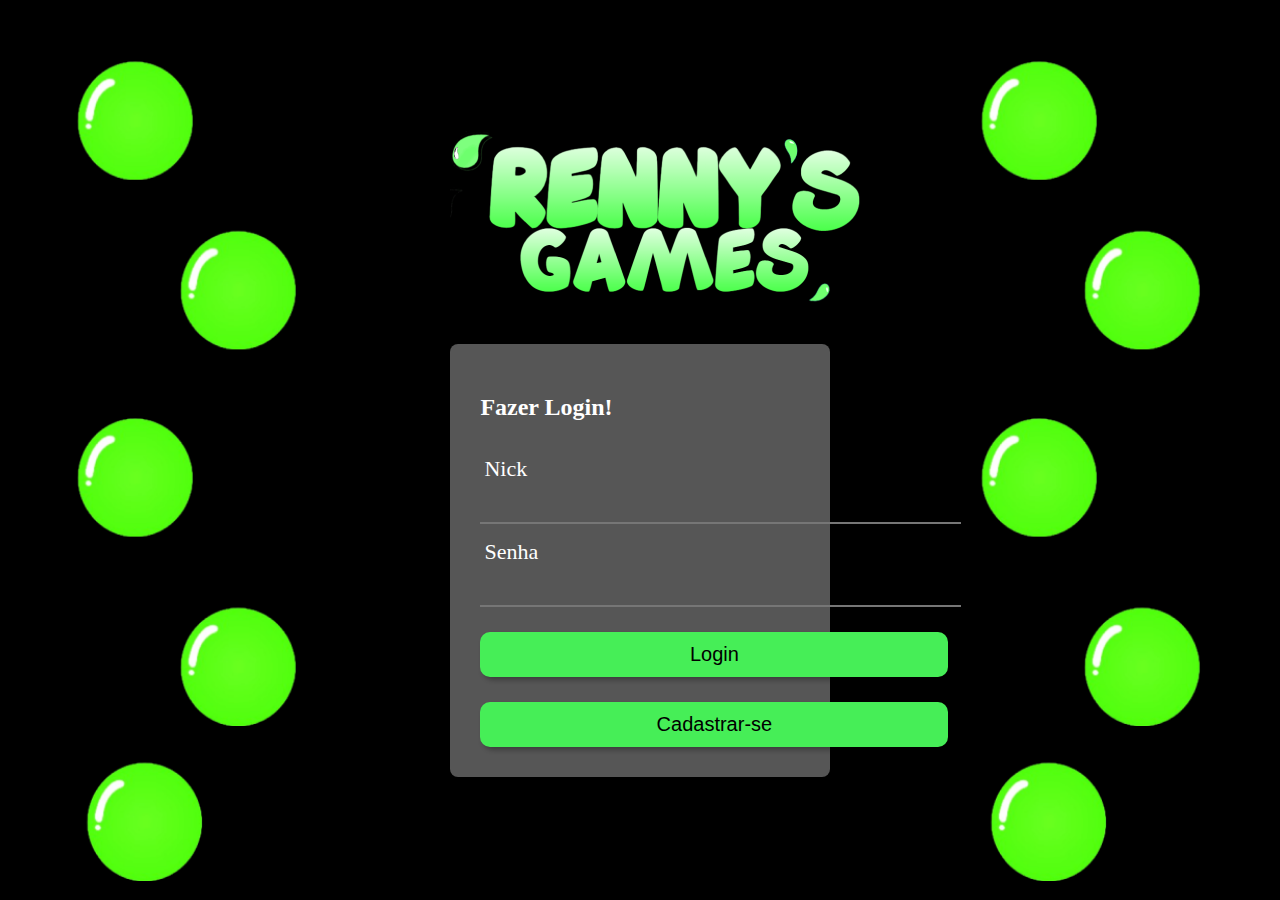
<file: index.html>
<!doctype html>
<html lang="pt-br">
  <head>
    <meta charset="UTF-8" />
    <meta name="viewport" content="width=device-width, initial-scale=1.0" />
    <link rel="stylesheet" href="css/estilos.css">
    <link rel="shortcut icon" href="img/icons8-r-60.png" type="image/x-icon">
    <title>Renny's</title>  
  </head>
  <body>
    <!-- <header>
        <button onclick="trocar()" id="modo1"><img src="img/claro.png" id="modo" onclick="mudarBackground()"></button>
    </header>-->
    <main>
    
        <img src="img/bolhas.png" class="bolhasEsqIndex">
        <div class="cadastro">
            <img src="img/logo.png" class="logo">
            <div class="campoCad">
                <form>
                    <h2 >Fazer Login!</h2>
                    <label>Nick</label>
                    <input type="text" id="nickname">
                    <label>Senha</label>
                    <input type="text" id="senhaCadastro">
                    <button class="login" type="button" onclick="EntrarCadastro()">Login</button>
                    <button class="login" type="button" onclick="redirecionarCad()">Cadastrar-se</button>
                </form>

            </div>
        </div>
        <img src="img/bolhas.png" class="bolhasDirIndex">
    </main>




    <script src="js/script.js"></script>
  </body>
</html>
</file>
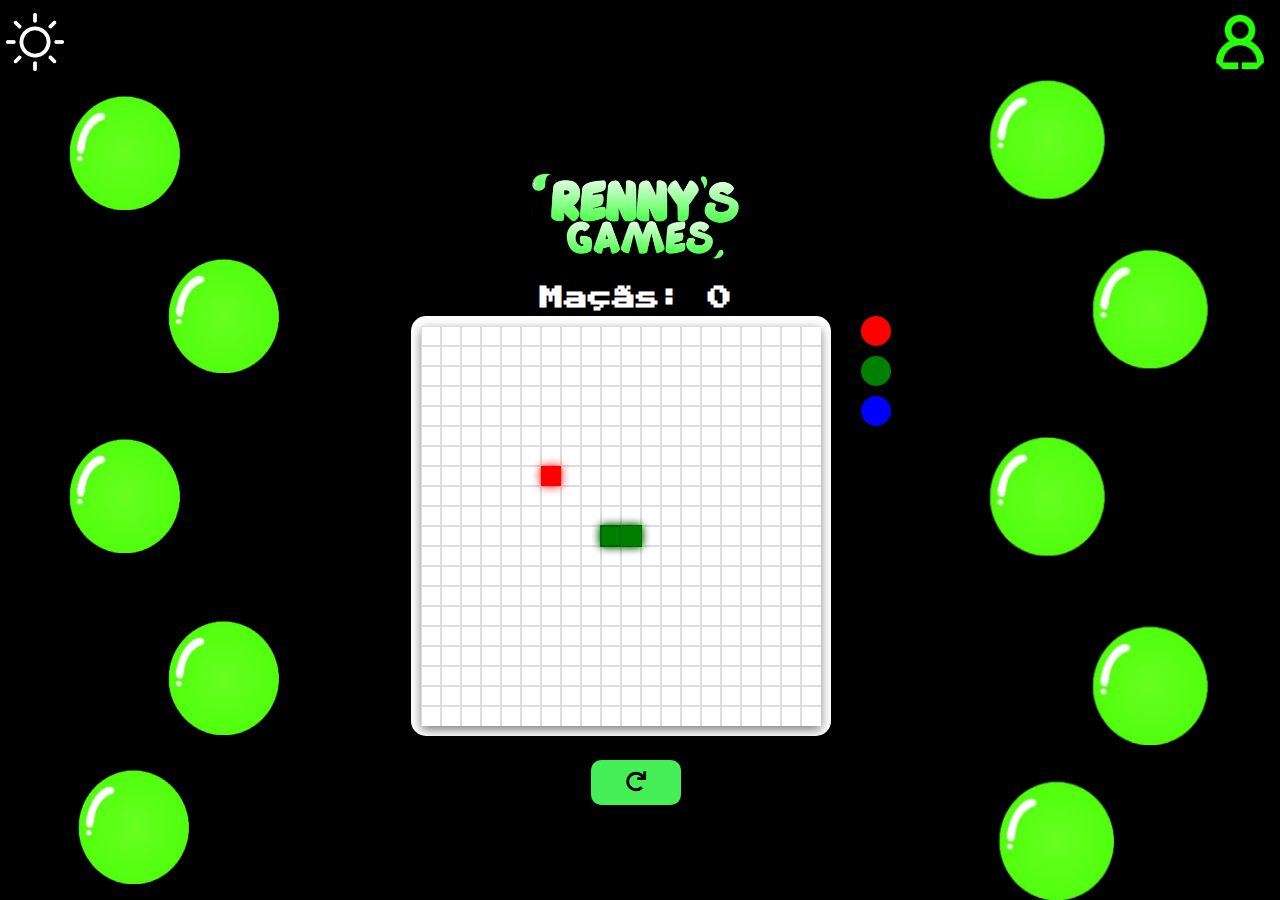
<file: cobra.html>
<!doctype html>
<html lang="pt-br">
<head>
<meta charset="UTF-8" />
<meta name="viewport" content="width=device-width, initial-scale=1.0" />
<link href="https://cdn.jsdelivr.net/npm/bootstrap@5.0.2/dist/css/bootstrap.min.css" rel="stylesheet">
<link href="https://fonts.googleapis.com/css2?family=Press+Start+2P&display=swap" rel="stylesheet">
<link rel="stylesheet" href="https://cdnjs.cloudflare.com/ajax/libs/font-awesome/5.15.4/css/all.min.css">
<link rel="stylesheet" href="css/estilos.css">
<title>Snake Game</title>
</head>
<body id="minhaDiv">
<header>
<button onclick="trocar()" type="button" id="modo1"><img src="img/claro.png" type="button" id="modo"></button>
<button onclick="MostrarDados()" type="button" id="modo1"><img src="img/perfil2.png" class="user" type="button" id="modo"></button>
</header>
<main>
<img src="img/bolhas.png" class="bolhasEsq">
<div class="areaJogo">
<img src="img/logo.png" class="logo4">
<div id="score">Maçãs: 0</div>
<div id="gameOverScreen" class="overlay" style="display:none;">
<div class="game-over-content">
<h1>Game Over!</h1>
<p>Pontuação: <span id="finalScore"></span></p>
<button id="restartButton1" onclick="initializeGame()">Jogar Novamente</button>
</div>
</div>
<div class="skin">
    <div id="gamecontainer" class="game-container">
        <canvas id="gameCanvas"></canvas>
</div>
 
<div class="inventory">
    <div class="color-option" style="background-color: red;"></div>
    <div class="color-option" style="background-color: green;"></div>
    <div class="color-option" style="background-color: blue;"></div>
  </div>
</div>
<br>
<button id="restartButton" class="ReiniciarJogo"><i class="fas fa-redo"></i>  </button>
</div>
 
 
<div class="teste">
<img src="img/bolhas.png" class="bolhasDir">
<script src="js/script.js"></script>
</div>
</main>
</file>
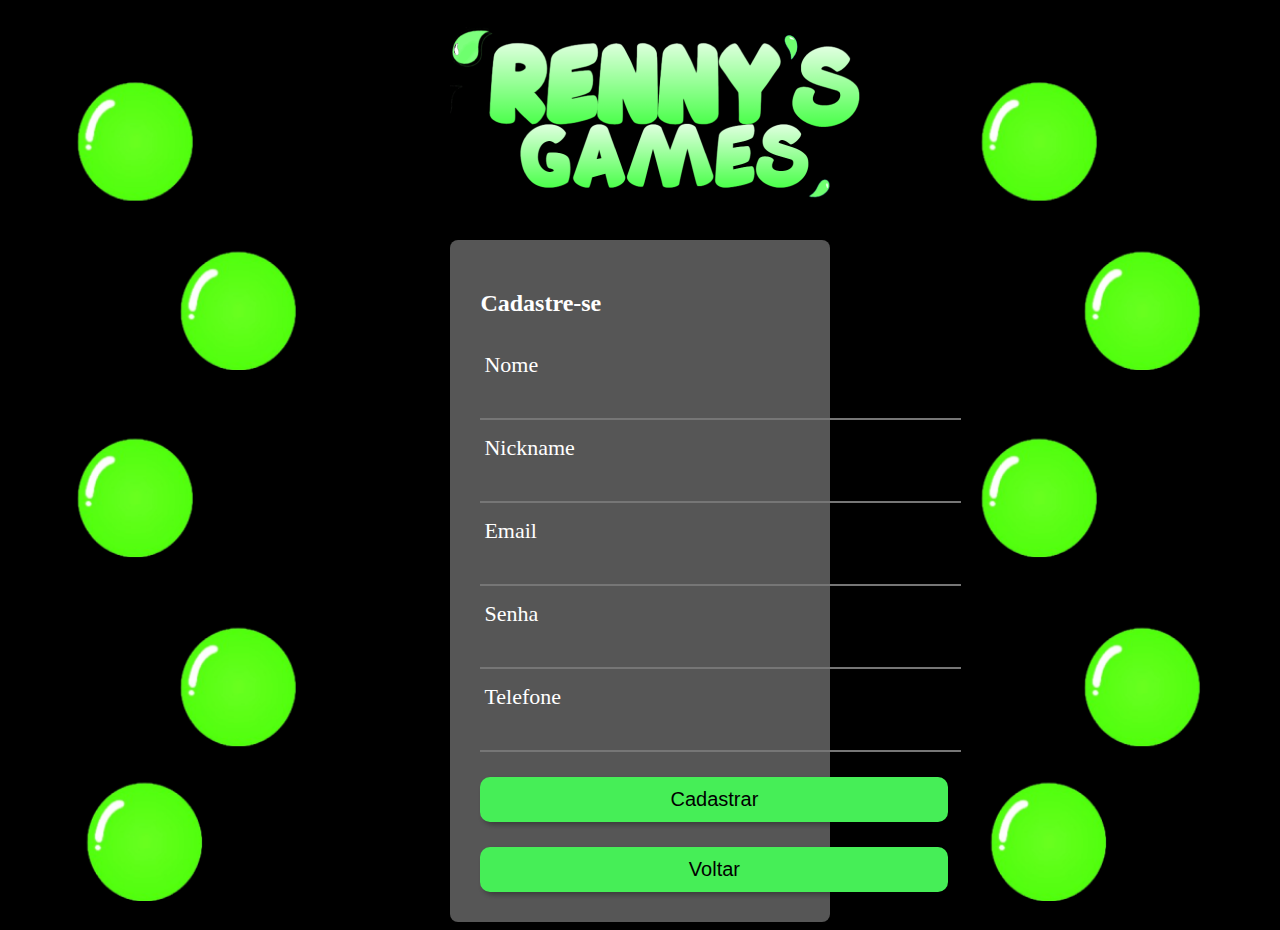
<file: indexCad.html>
<!doctype html>
<html lang="pt-br">
  <head>
    <meta charset="UTF-8" />
    <meta name="viewport" content="width=device-width, initial-scale=1.0" />
    <link rel="stylesheet" href="css/estilos.css">
    <link rel="shortcut icon" href="img/icons8-r-60.png" type="image/x-icon">
    <title>Renny's</title>
  </head>
  <body>
    <!-- <header>
        <button onclick="trocar()" id="modo1"><img src="img/claro.png" id="modo" onclick="mudarBackground()"></button>
    </header>-->
    <main>
        <img src="img/bolhas.png" class="bolhasEsqIndex">
        <div class="cadastro">
            <img src="img/logo.png" class="logo">
            <div class="campoCad">
                <form>
                  <h2>Cadastre-se</h2>
                    <label>Nome</label>
                    <input type="text" id="nomeCadastro">
                    <label>Nickname</label>
                    <input type="text" id="nickname">
                    <label for="email">Email</label>
                    <input type="email" id="emailCadastro" name="email" required>
                    <label>Senha</label>
                    <input type="text" id="senhaCadastro">
                    <label>Telefone</label>
                    <input type="text" id="telCadastro">
                    <button class="login" type="button" onclick="AdicionarCadastro()">Cadastrar</button>
                    <button class="login" type="button" onclick="redirecionarLogin()">Voltar</button>
                </form>
            </div>
        </div>
        <img src="img/bolhas.png" class="bolhasDirIndex">
    </main>




    <script src="js/script.js"></script>
  </body>
</html>
</file>
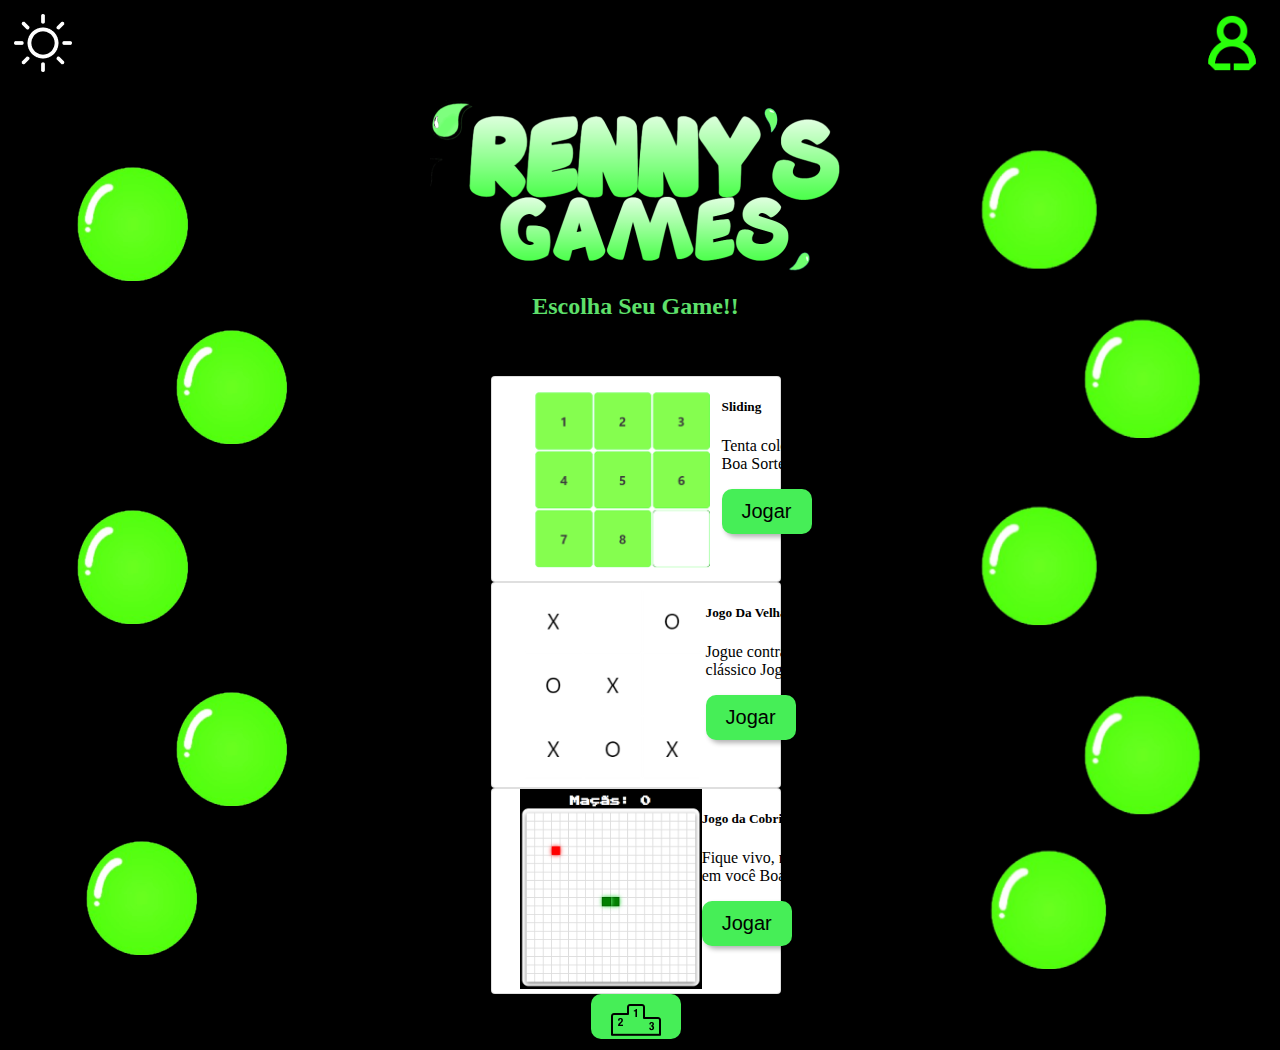
<file: indexJogo1.html>
<!doctype html>
<html lang="pt-br">

<head>
  <meta charset="UTF-8" />
  <meta name="viewport" content="width=device-width, initial-scale=1.0" />
  <link href="https://cdn.jsdelivr.net/npm/bootstrap@5.0.2/dist/css/bootstrap.min.css" rel="stylesheet"
    integrity="sha384-EVSTQN3/azprG1Anm3QDgpJLIm9Nao0Yz1ztcQTwFspd3yD65VohhpuuCOmLASjC" crossorigin="anonymous">
  <link rel="stylesheet" href="css/estilos.css">
  <link rel="shortcut icon" href="img/icons8-r-60.png" type="image/x-icon">
  <title>Escolha o Game</title>
</head>

<body id="minhaDiv">
  <header>
    <button onclick="trocar()" type="button" id="modo1"><img src="img/claro.png" type="button" id="modo"></button>
    <button onclick="MostrarDados()" type="button" id="modo1"><img src="img/perfil2.png" class="user" type="button" id="modo"></button>
  </header>
  <main>

     
      <img src="img/bolhas.png" class="bolhasEsq">


    <div class="areaJogo">
      <img src="img/logo.png" class="logo">
      <h2 class="escolha">Escolha Seu Game!!</h2>
      <br><br>
      <div class="card-group">
        <div class="card text-white bg-success mb-3" style="max-width: 18rem;">
          <div class="card-header">
            <img src="img/Sliding2.png" class="fotoescolha">
          </div>
          <div class="card-body">
            <h5 class="card-title">Sliding</h5>
            <p class="card-text">Tenta colocar eles na ordem correta, Boa Sorte!</p>
            <button class="entrarJogo" type="button" onclick="redirecionarJogoSlid()">Jogar</button>
          </div>
        </div>
        <div class="card text-white bg-success mb-3" style="max-width: 18rem;">
          <div class="card-header">
            <img src="img/velha2.png" class="fotoescolha">
          </div>
          <div class="card-body">
            <h5 class="card-title">Jogo Da Velha</h5>
            <p class="card-text">Jogue contra a maquina o famoso e clássico Jogo da Velha, Boa Sorte!</p>
            <button class="entrarJogo" type="button" onclick="redirecionarJogoVelha()">Jogar</button>
          </div>
        </div>
        <div class="card text-white bg-success mb-3" style="max-width: 18rem;">
          <div class="card-header">
            <img src="img/jogoCobra.png" class="fotoescolha">
          </div>
          <div class="card-body">
            <h5 class="card-title">Jogo da Cobrinha</h5>
            <p class="card-text">Fique vivo, não toque na parede nem em você Boa Sorte!</p>
            <button class="entrarJogo" type="button" onclick="redirecionarJogoCobra()">Jogar</button>
          </div>
        </div>
        </div>
        <button class="ReiniciarJogo" onclick="redirecionarRanking()"><img src="img/ranking.png"></button>
      </div>
      
      </div>
      <!--<div id="carouselExampleControls" class="carousel slide" data-bs-ride="carousel">
        <div class="carousel-inner">
          <div class="carousel-item active">
            <button onclick="redirecionarJogoSlid()" type="button"><img src="img/Sliding.png" class="d-block w-100" alt="..."></button>
          </div>
          <div class="carousel-item">
            <button onclick="redirecionarJogoCobra()" type="button"> <img src="img/cobrinha.png"  type="button" class="d-block w-100"></button>
          </div>
          <div class="carousel-item">
            <button onclick="redirecionarJogoVelha()" type="button"><img src="img/velha.png" class="d-block w-100" alt="..."></button>
          </div> 
        </div>
        <button class="carousel-control-prev" type="button" data-bs-target="#carouselExampleControls"
          data-bs-slide="prev">
          <span class="carousel-control-prev-icon" aria-hidden="true"></span>
          <span class="visually-hidden">Previous</span>
        </button>
        <button class="carousel-control-next" type="button" data-bs-target="#carouselExampleControls"
          data-bs-slide="next">
          <span class="carousel-control-next-icon" aria-hidden="true"></span>
          <span class="visually-hidden">Next</span>
        </button>
      </div>-->
    </div>
    
    <div class="teste">
      <img src="img/bolhas.png" class="bolhasDir">
      
    </div>
  </main>

  <div id="customAlertOverlay"></div>
  <div id="customAlert">
    <p id="alertContent"></p>
    <button onclick="closeAlert()">Fechar</button>
  </div>


  <script src="js/script.js"></script>
  <script src="https://cdn.jsdelivr.net/npm/bootstrap@5.0.2/dist/js/bootstrap.bundle.min.js"
    integrity="sha384-MrcW6ZMFYlzcLA8Nl+NtUVF0sA7MsXsP1UyJoMp4YLEuNSfAP+JcXn/tWtIaxVXM"
    crossorigin="anonymous"></script>
</body>

</html>
</file>
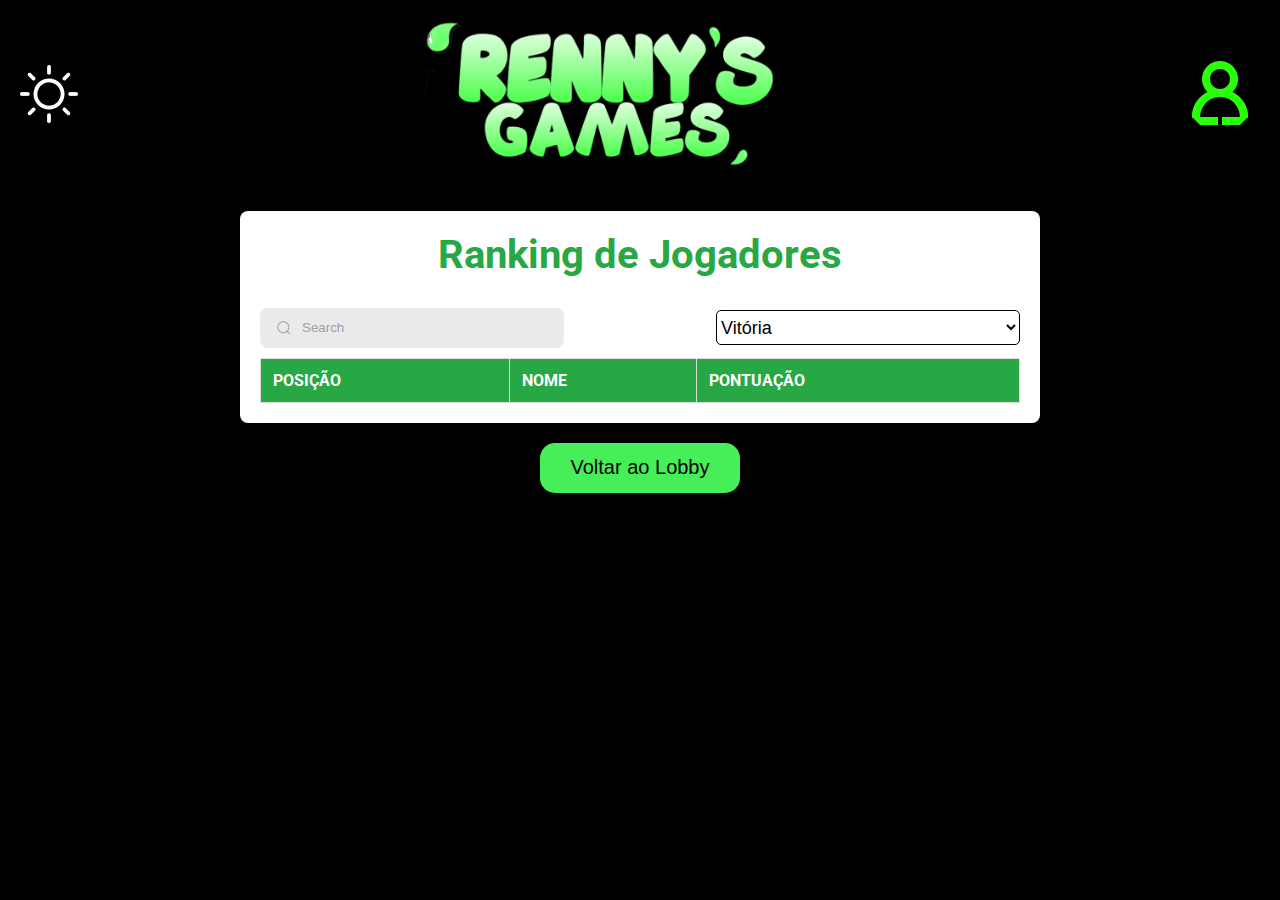
<file: ranking.html>
<!DOCTYPE html>
<html lang="en">
<head>
    <meta charset="UTF-8">
    <meta name="viewport" content="width=device-width, initial-scale=1.0">
    <title>Ranking de Jogadores</title>
    <link rel="stylesheet" href="css/estilosRanking.css">
    <link rel="shortcut icon" href="img/icons8-r-60.png" type="image/x-icon">
    <link href="https://fonts.googleapis.com/css2?family=Roboto:wght@400;700&display=swap" rel="stylesheet">
</head>
 
<body id="minhaDiv">
    <header>
        <button onclick="trocar()" type="button" id="modo1" class="theme-toggle-btn">
            <img src="img/claro.png" type="button" id="modo">
        </button>
        <div class="logo-container">
            <img src="img/logo.png" alt="Logo da Página" class="logo"> <!-- Logotipo centralizado -->
        </div>
        <div>
            <button onclick="MostrarDados()" type="button" id="modo1">
            <img src="img/perfil2.png" class="user" type="button" id="modo">
            </button>
        </div>
    </header>
 
    <main>
        <div class="container">
            <h1>Ranking de Jogadores</h1>
            <div class="group">
              <svg viewBox="0 0 24 24" aria-hidden="true" class="icon">
                <g>
                  <path
                    d="M21.53 20.47l-3.66-3.66C19.195 15.24 20 13.214 20 11c0-4.97-4.03-9-9-9s-9 4.03-9 9 4.03 9 9 9c2.215 0 4.24-.804 5.808-2.13l3.66 3.66c.147.146.34.22.53.22s.385-.073.53-.22c.295-.293.295-.767.002-1.06zM3.5 11c0-4.135 3.365-7.5 7.5-7.5s7.5 3.365 7.5 7.5-3.365 7.5-7.5 7.5-7.5-3.365-7.5-7.5z"
                  ></path>
                </g>
              </svg>
              <input class="input" id="txtfiltrar" type="search" placeholder="Search" />
              <select name="cars" id="rank">
                <option value="Vitoria" selected="selected">Vitória</option>
                <option value="Partida">Partida</option>
                <option value="Derrota">Derrota</option>
                <option value="Empate">Empate</option>
              </select>
            </div>
            <table id="ranking-tabela">
                <thead>
                    <tr>
                        <th>Posição</th>
                        <th>Nome</th>
                        <th>Pontuação</th>
                    </tr>
                </thead>
                <tbody>
                    <!-- Conteúdo da tabela -->
                </tbody>
            </table>
        </div>
        <button class="lobby" type="button" onclick="redirecionarLobby()">Voltar ao Lobby</button>
    </main>
    <div id="customAlertOverlay"></div>
    <div id="customAlert">
      <p id="alertContent"></p>
      <button onclick="closeAlert()">Fechar</button>
    </div>
  
    <script src="js/scriptRank.js"></script>
</body>
</html>
</file>
<file: css/estilos.css>
body{
    background-color: black;
}
header {
    width: 100%;
    display: flex;
    justify-content: space-between;
    margin-top: 7px;
}
button{
    background-color: transparent;
    border: none;
    cursor: pointer;
    float: inline-end;
}
main{
    display: flex;
    flex-direction: row;
    align-items: center;
    justify-content: space-between;
}
.escolha{
    color: #5ee06b;
}
.cadastro{
    width: 30%;
    display: flex;
    flex-direction: column;

}
.areaJogo{
    width: 100%;
    display: flex;
    flex-direction: column;
    align-items: center;
    justify-content: center;
}
.bolhasEsq {
    margin-left: 63px;
    width: 26vh;
}
.bolhasEsqIndex {
    margin-top: 50px;
    margin-left: 63px;
    width: 26vh;
}
.bolhasDirIndex{
    margin-top: 50px;
    margin-right: 63px;
    width: 26vh;
}
.bolhasDir {
    margin-right: 63px;
    width: 26vh;
}
.campoCad{
    display: flex;
    flex-direction: column;
    margin-top: 40px;
    background-color: #565656;
    border-radius: 8px;
}
form{
    display: flex;
    flex-direction: column;
    padding: 30px;
    color: white;
}

input{
    font-size: 20px;
    color: white;
    width: 53vh;
    background-color: transparent;
    border-top: none;
    border-left: none;
    border-right: none;
    outline: white;
}
label{
    font-size: 22px;
    padding: 15px;
    margin-left: -11px;
}
.login{
    margin: 0 auto;
    margin-top: 25px;
    cursor: pointer;
    font-size: 20px;
    background-color: #46EE57;
    color: black;
    width: 52vh;
    height: 5vh;
    border: none;
    border-radius: 10px;
    box-shadow: 3px 3px 5px rgba(0, 0, 0, 0.3)
}
.login:hover{
    background-color: #37ab42;
    box-shadow: 5px 5px 10px rgba(0, 0, 0, 0.5);
}

.login:active{
  box-shadow: 5px 5px 10px rgba(0, 0, 0, 0.5);
  transform: translateX(2px) translateY(-2px);
}

.entrarJogo{
    margin: 0 auto;
    font-size: 20px;
    background-color: #46EE57;
    color: black;
    width: 10vh;
    height: 5vh;
    margin-right: 158px;
    border: none;
    border-radius: 10px;
    box-shadow: 3px 3px 5px rgba(0, 0, 0, 0.3)
}
.entrarJogo:hover{
    background-color: #37ab42;
    box-shadow: 5px 5px 10px rgba(0, 0, 0, 0.5);
}

.entrarJogo:active{
  box-shadow: 5px 5px 10px rgba(0, 0, 0, 0.5);
  transform: translateX(2px) translateY(-2px);
}

.ReiniciarJogo{
    margin: 0 auto;
    font-size: 20px;
    background-color: #46EE57;
    color: black;
    width: 10vh;
    height: 5vh;
    border: none;
    border-radius: 10px;
    box-shadow: 3px 3px 5px rgba(0, 0, 0, 0.3)
}
.ReiniciarJogo:hover{
    background-color: #37ab42;
    box-shadow: 5px 5px 10px rgba(0, 0, 0, 0.5);
}

.ReiniciarJogo:active{
  box-shadow: 5px 5px 10px rgba(0, 0, 0, 0.5);
  transform: translateX(2px) translateY(-2px);
}
.logo{
    margin: 0 auto;
    margin-top: 19px;
}
.logo2{
    margin: 0 auto;
    margin-bottom: 100px;
    width: 80%;
}

.user{
    width: 68px;
    height: 68px;
}
.card{
    position: relative;
    display: flex;
    min-width: 0;
    word-wrap: break-word;
    background-color: #fff;
    background-clip: border-box;
    border: 1px solid rgba(0, 0, 0, .125);
    border-radius: .25rem;
    width: 100%;
}
.fotoescolha{
    height: 200px;
    margin-left: 28px;
}

a {
    text-decoration: none;
    color: black;
}
#puzzle-container {
    margin-bottom: 60px;
    display: grid;
    grid-template-columns: repeat(3, 150px);
    grid-template-rows: repeat(3, 150px);
    gap: 5px;
    perspective: 1000px; /* Adiciona perspectiva para efeito 3D */
}
 
/* Basic tile styling */
.tile {
    width: 150px;
    height: 150px;
    display: flex;
    align-items: center;
    justify-content: center;
    font-size: 34px;
    font-weight: bold;
    color: #000000;
    background-color: #5FFF19;
    border-radius: 8px;
    cursor: pointer;
    transition: transform 0.2s, box-shadow 0.2s;
    box-shadow: 0 4px 8px rgba(0, 0, 0, 0.3); /* Sombra para efeito 3D */
}
 
.tile:before {
    content: '';
    position: absolute;
    width: 100px;
    height: 100px;
    border-radius: 8px;
    transform: rotateY(45deg);
    pointer-events: none;
}
 
/* Empty tile styling */
.empty {
    background-color: transparent; /* Mesma cor do fundo para o vazio */
    cursor: default;
    box-shadow: none;
}
 
/* Hover effect for tiles */
.tile:not(.empty):hover {
    transform: scale(1.1) rotateX(10deg); /* Aumenta o efeito 3D ao passar o mouse */
    background-color: #056e13;
    color: white;
}
 
/* Tile edges to look more 3D */
.tile {
    border: 1px solid #00ff00; /* Borda verde */
}

.btn-outline-light {
    color: #55ff74;
    border-color: rgb(0, 255, 4);
}
.btn-outline-light:hover {
    color: #ffffff;
    border-color: #008a2e;
    background-color: #008a2e;
}
.game-container {
    position: relative;
    display: flex;
    flex-direction: column;
    justify-content: center;
    align-items: center;
    width: 420px;
    height: 420px; /* Adjusted to accommodate the score display */
    background-color: white;
    border: 2px solid #fff;
    box-shadow: 0px 0px 10px rgba(0, 0, 0, 0.1);
    border-radius: 15px;
}
h1{
    text-align: center;
    color: #fff;
}
 
canvas {
    box-shadow: 0 4px 10px rgba(0, 0, 0, 0.5);
    align-items: center;
    display: block;
    background-color: white;
}
 
 
.button2{
    color: #fff;
    text-align: center;
    height: 40px;
    width: 70px;
    background-color: green;
    border-radius: 15px;
    cursor: pointer;
}
.button2:hover{
    background-color: rgb(0, 93, 0);
}
 
#score {
    margin-top: 20px;
    font-size: 24px;
    font-weight: bold;
}
 
.logo4{
    margin: 0 auto;
    width: 30%;
}
.voltar{
    color: #000000;
    text-align: center;
    height: 50px;
    width: 200px;
    background-color: #46EE57;
    border-radius: 15px;
    cursor: pointer;
    font-size: 20px;
}
.voltar:hover{
    background-color: rgb(0, 93, 0);
    color: #fff;
}
.voltar:active{
    transform: translateX(2px) translateY(-2px);
}

#score {
    font-family: 'Press Start 2P', cursive;
    margin-top: 20px;
    font-size: 24px;
    font-weight: bold;
    color: #fff;
}
 
.overlay {
    position: fixed;
    top: 0;
    left: 0;
    width: 100%;
    height: 100%;
    background-color: rgba(0, 0, 0, 0.8);
    display: flex;
    justify-content: center;
    align-items: center;
    z-index: 1000;
}
 
.game-over-content {
    text-align: center;
    color: #fff;
    background-color: #333;
    padding: 20px;
    border-radius: 10px;
}
 
#finalScore {
    font-size: 24px;
    color: #46EE57;
}
#restartButton1 {
    background-color: #4CAF50; /* Cor de fundo */
    color: white; /* Cor do texto */
    padding: 10px 20px; /* Espaçamento interno */
    font-size: 18px; /* Tamanho da fonte */
    font-family: 'Arial', sans-serif; /* Tipo da fonte */
    border: none; /* Remover borda */
    border-radius: 5px; /* Arredondar bordas */
    cursor: pointer; /* Mudar o cursor ao passar sobre o botão */
    transition: background-color 0.3s ease; /* Animação suave na mudança de cor */
}
 
#restartButton1:hover {
    background-color: #45a049; /* Cor ao passar o mouse por cima */
}
 
#restartButton1:active {
    background-color: #3e8e41; /* Cor ao clicar */
}

#customAlert {
    display: none; /* Escondido por padrão */
    position: fixed;
    z-index: 1000;
    left: 50%;
    top: 50%;
    transform: translate(-50%, -50%);
    background-color: white;
    padding: 20px;
    border: 1px solid #ccc;
    border-radius: 10px;
    width: 300px;
    box-shadow: 0px 4px 8px rgba(0, 0, 0, 0.2);

  }
 
  /* Fundo escuro */
  #customAlertOverlay {
    display: none; /* Escondido por padrão */
    position: fixed;
    top: 0;
    left: 0;
    width: 100%;
    height: 100%;
    background-color: rgba(0, 0, 0, 0.5);
    z-index: 999;
  }
 
  /* Botão de fechar */
  #customAlert button {
    background-color: #007bff;
    color: white;
    border: none;
    padding: 10px;
    border-radius: 5px;
    cursor: pointer;
    display: block;
    margin: 0 auto;
  }
 
  #customAlert p {
    font-size: 22px;
    color: #333;
    text-align: center;
  }
  .inventory {
    display: flex;
    flex-direction: column;
    gap: 10px; /* Espaçamento entre as opções de cor */
  }
 
  .color-option {
    width: 30px;
    height: 30px;  
    border-radius: 50%;
    cursor: pointer;
    position: relative;
    left: 30px;
  }
 
  .skin{
    display: flex;
    flex-direction: row;
  }
</file>
<file: css/estilosRanking.css>
* {
    margin: 0;
    padding: 0;
    box-sizing: border-box;
}
 
body {
    font-family: 'Roboto', sans-serif;
    margin: 0;
    padding: 0;
    background-color: black;
    height: 100vh;
}
header {
    display: flex;
    justify-content: center;
    align-items: center;
    padding: 20px;
   
}
h1 {
    margin-bottom: 30px;
    font-size: 2.5em;
    color: #28a745;
    text-align: center;
}
main{
    display: flex;
    justify-content: center;
    align-items: center;
    flex-direction: column;
    
}
.container {
    background-color: white;
    box-shadow: 0 4px 8px rgba(0, 0, 0, 0.1);
    border-radius: 8px;
    padding: 20px;
    width: 80%;
    max-width: 800px;
   margin-top: 20px;
}
table {
    width: 100%;
    border-collapse: collapse;
    margin-top: 10px;
}
table th, table td {
    border: 1px solid #ddd;
    padding: 12px;
    text-align: left;
}
 
button {
    background-color: transparent;
    border: none;
    cursor: pointer;
   
}
 
th {
    background-color: #28a745;
    color: white;
    font-weight: 700;
    text-transform: uppercase;
}
table tr:nth-child(even) {
    background-color: #f9f9f9;
}
table tr:hover {
    background-color: #f1f1f1;
}
.lobby{
    color: #000000;
    text-align: center;
    height: 50px;
    width: 200px;
    background-color: #46EE57;
    border-radius: 15px;
    cursor: pointer;
    font-size: 20px;
    margin-top: 20px;
}
.lobby:hover{
    background-color: rgb(0, 93, 0);
    color: #fff;
}
.lobby:active{
    transform: translateX(2px) translateY(-2px);
}

/* From Uiverse.io by LightAndy1 */ 
.group {
    display: flex;
    line-height: 28px;
    align-items: center;
    justify-content: space-between;
    position: relative;
    
  }
  
  .input {
    width: 40%;
    height: 40px;
    line-height: 28px;
    padding: 0 1rem;
    padding-left: 2.5rem;
    border: 2px solid transparent;
    border-radius: 8px;
    outline: none;
    background-color: #eaeaea;
    color: #0d0c22;
    transition: 0.3s ease;
  }
  
  .input::placeholder {
    color: #9e9ea7;
  }
  
  .input:focus,
  input:hover {
    outline: none;
    border-color: rgba(0, 48, 73, 0.4);
    background-color: #fff;
    box-shadow: 0 0 0 4px rgb(0 48 73 / 10%);
  }
  
  .icon {
    position: absolute;
    left: 1rem;
    fill: #9e9ea7;
    width: 1rem;
    height: 1rem;
  }

  select{
    background-color: white;
    width: 40%;
    font-size: 18px;
    height: 35px;
    border: 1px solid;
    border-radius: 5px;
  }
  .theme-toggle-btn {
    background: none;
    border: none;
    cursor: pointer;
    position: absolute;
    left: 20px;
}
.logo-container {
    text-align: center;
    flex-grow: 1;
}
.logo {
    width: 350px;
}
#modo1 {
    background-color: transparent;
    border: none;
    cursor: pointer;
}
  

#customAlert {
    display: none; /* Escondido por padrão */
    position: fixed;
    z-index: 1000;
    left: 50%;
    top: 50%;
    transform: translate(-50%, -50%);
    background-color: white;
    padding: 20px;
    border: 1px solid #ccc;
    border-radius: 10px;
    width: 300px;
    box-shadow: 0px 4px 8px rgba(0, 0, 0, 0.2);

  }
 
  /* Fundo escuro */
  #customAlertOverlay {
    display: none; /* Escondido por padrão */
    position: fixed;
    top: 0;
    left: 0;
    width: 100%;
    height: 100%;
    background-color: rgba(0, 0, 0, 0.5);
    z-index: 999;
  }
 
  /* Botão de fechar */
  #customAlert button {
    background-color: #007bff;
    color: white;
    border: none;
    padding: 10px;
    border-radius: 5px;
    cursor: pointer;
    display: block;
    margin: 0 auto;
  }
 
  #customAlert p {
    font-size: 22px;
    color: #333;
    text-align: center;
  }
</file>
